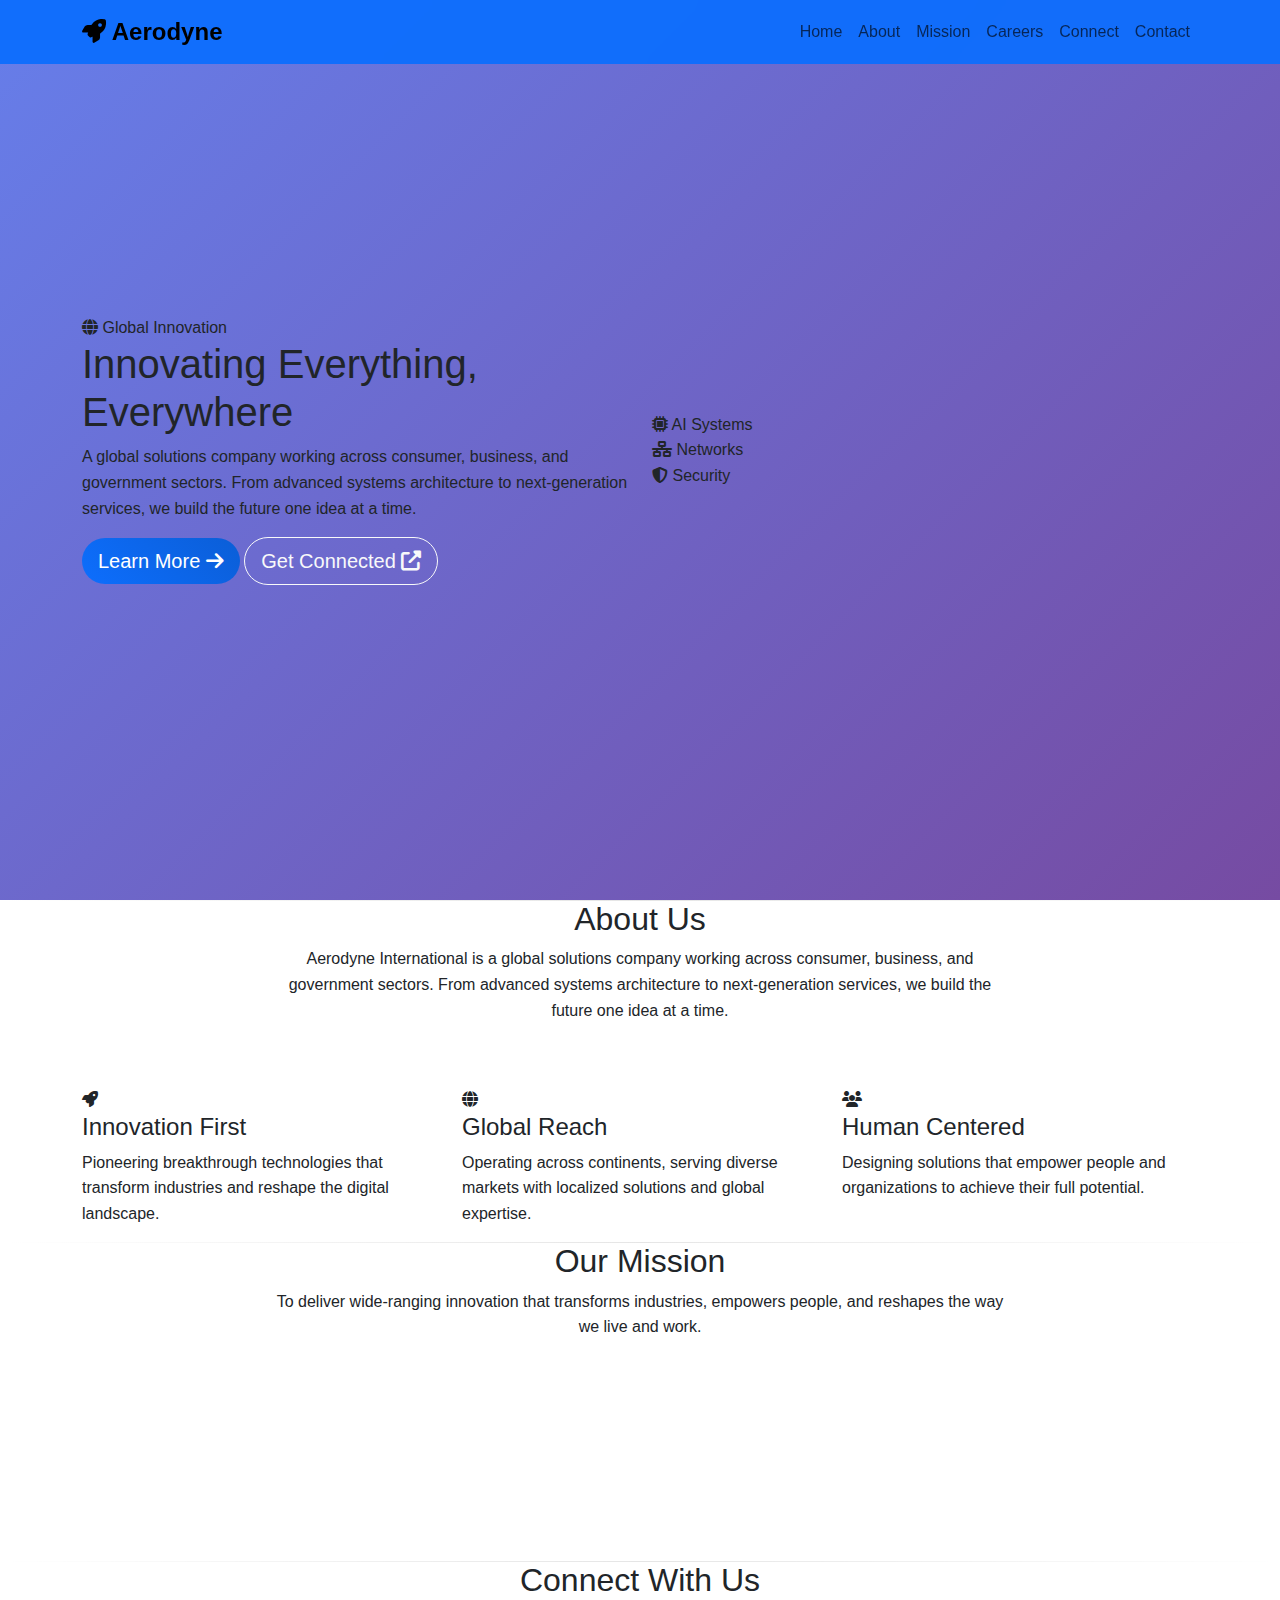
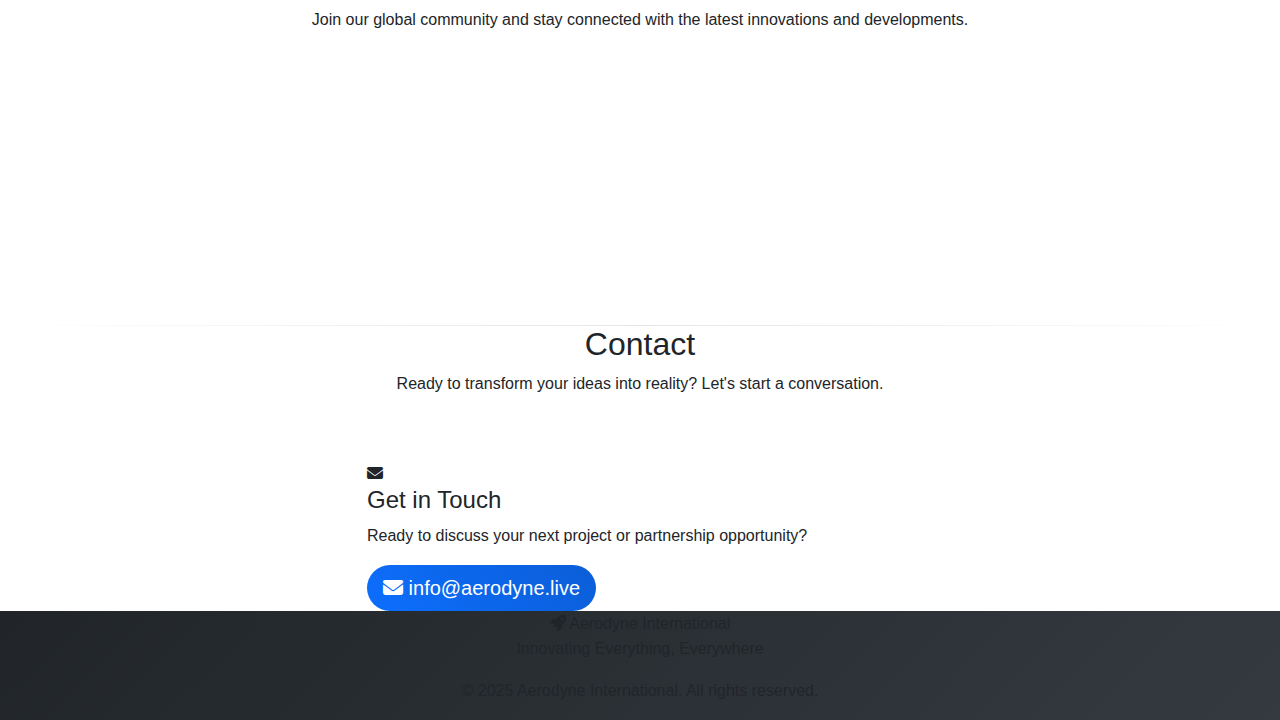
<file: index.html>
<!DOCTYPE html>
<html lang="en">
<head>
  <meta charset="UTF-8">
  <meta name="viewport" content="width=device-width, initial-scale=1">
  <title>Aerodyne International - Innovating Everything, Everywhere</title>
  <!-- Bootstrap CSS -->
  <link href="https://cdn.jsdelivr.net/npm/bootstrap@5.3.2/dist/css/bootstrap.min.css" rel="stylesheet">
  <!-- Font Awesome -->
  <link rel="stylesheet" href="https://cdnjs.cloudflare.com/ajax/libs/font-awesome/6.4.0/css/all.min.css">
  <!-- Google Fonts -->
  <link href="https://fonts.googleapis.com/css2?family=Inter:wght@300;400;500;600;700;800&display=swap" rel="stylesheet">
  <!-- Custom CSS -->
  <link rel="stylesheet" href="styles.css">
</head>
<body>
  <!-- Navigation -->
  <nav class="navbar navbar-expand-lg fixed-top">
    <div class="container">
      <a class="navbar-brand" href="#">
        <div class="brand-logo">
          <i class="fas fa-rocket"></i>
          <span>Aerodyne</span>
        </div>
      </a>
      <button class="navbar-toggler" type="button" data-bs-toggle="collapse" data-bs-target="#navbarNav">
        <span class="navbar-toggler-icon"></span>
      </button>
      <div class="collapse navbar-collapse" id="navbarNav">
        <ul class="navbar-nav ms-auto">
          <li class="nav-item">
            <a class="nav-link" href="#home">Home</a>
          </li>
          <li class="nav-item">
            <a class="nav-link" href="#about">About</a>
          </li>
          <li class="nav-item">
            <a class="nav-link" href="#mission">Mission</a>
          </li>
          <li class="nav-item">
            <a class="nav-link" href="careers.html">Careers</a>
          </li>
          <li class="nav-item">
            <a class="nav-link" href="#connect">Connect</a>
          </li>
          <li class="nav-item">
            <a class="nav-link" href="#contact">Contact</a>
          </li>
        </ul>
      </div>
    </div>
  </nav>

  <!-- Hero Section -->
  <section id="home" class="hero-section">
    <div class="hero-background">
      <div class="hero-particles"></div>
      <div class="hero-gradient"></div>
    </div>
    <div class="container">
      <div class="row align-items-center min-vh-100">
        <div class="col-lg-6">
          <div class="hero-content">
            <div class="hero-badge">
              <i class="fas fa-globe"></i>
              <span>Global Innovation</span>
            </div>
            <h1 class="hero-title">
              Innovating Everything, 
              <span class="gradient-text">Everywhere</span>
            </h1>
            <p class="hero-subtitle">
              A global solutions company working across consumer, business, and government sectors. 
              From advanced systems architecture to next-generation services, we build the future one idea at a time.
            </p>
            <div class="hero-buttons">
              <a href="#about" class="btn btn-primary btn-lg">
                <span>Learn More</span>
                <i class="fas fa-arrow-right"></i>
              </a>
              <a href="#connect" class="btn btn-outline-light btn-lg">
                <span>Get Connected</span>
                <i class="fas fa-external-link-alt"></i>
              </a>
            </div>
          </div>
        </div>
        <div class="col-lg-6">
          <div class="hero-visual">
            <div class="floating-elements">
              <div class="floating-card card-1">
                <i class="fas fa-microchip"></i>
                <span>AI Systems</span>
              </div>
              <div class="floating-card card-2">
                <i class="fas fa-network-wired"></i>
                <span>Networks</span>
              </div>
              <div class="floating-card card-3">
                <i class="fas fa-shield-alt"></i>
                <span>Security</span>
              </div>
            </div>
          </div>
        </div>
      </div>
    </div>
    <div class="scroll-indicator">
      <div class="scroll-arrow"></div>
    </div>
  </section>

  <!-- About Section -->
  <section id="about" class="about-section">
    <div class="container">
      <div class="row">
        <div class="col-lg-8 mx-auto text-center">
          <div class="section-header">
            <h2 class="section-title">About Us</h2>
            <div class="section-divider"></div>
            <p class="section-subtitle">
              Aerodyne International is a global solutions company working across consumer, business, and government sectors. 
              From advanced systems architecture to next-generation services, we build the future one idea at a time.
            </p>
          </div>
        </div>
      </div>
      <div class="row mt-5">
        <div class="col-lg-4">
          <div class="feature-card">
            <div class="feature-icon">
              <i class="fas fa-rocket"></i>
            </div>
            <h4>Innovation First</h4>
            <p>Pioneering breakthrough technologies that transform industries and reshape the digital landscape.</p>
          </div>
        </div>
        <div class="col-lg-4">
          <div class="feature-card">
            <div class="feature-icon">
              <i class="fas fa-globe"></i>
            </div>
            <h4>Global Reach</h4>
            <p>Operating across continents, serving diverse markets with localized solutions and global expertise.</p>
          </div>
        </div>
        <div class="col-lg-4">
          <div class="feature-card">
            <div class="feature-icon">
              <i class="fas fa-users"></i>
            </div>
            <h4>Human Centered</h4>
            <p>Designing solutions that empower people and organizations to achieve their full potential.</p>
          </div>
        </div>
      </div>
    </div>
  </section>

  <!-- Mission Section -->
  <section id="mission" class="mission-section">
    <div class="container">
      <div class="row">
        <div class="col-lg-8 mx-auto text-center">
          <div class="section-header">
            <h2 class="section-title">Our Mission</h2>
            <div class="section-divider"></div>
            <p class="section-subtitle">
              To deliver wide-ranging innovation that transforms industries, empowers people, and reshapes the way we live and work.
            </p>
          </div>
        </div>
      </div>
      <div class="row mt-5">
        <div class="col-md-4">
          <div class="mission-card">
            <div class="card-icon">
              <i class="fas fa-lightbulb"></i>
            </div>
            <h4>Innovation</h4>
            <p>Pushing boundaries and creating breakthrough solutions that redefine what's possible.</p>
            <div class="card-stats">
              <div class="stat">
                <span class="stat-number">100+</span>
                <span class="stat-label">Projects</span>
              </div>
            </div>
          </div>
        </div>
        <div class="col-md-4">
          <div class="mission-card">
            <div class="card-icon">
              <i class="fas fa-users"></i>
            </div>
            <h4>Empowerment</h4>
            <p>Enabling people and organizations to achieve their potential through transformative technology.</p>
            <div class="card-stats">
              <div class="stat">
                <span class="stat-number">50+</span>
                <span class="stat-label">Countries</span>
              </div>
            </div>
          </div>
        </div>
        <div class="col-md-4">
          <div class="mission-card">
            <div class="card-icon">
              <i class="fas fa-globe"></i>
            </div>
            <h4>Transformation</h4>
            <p>Reshaping industries and the way we live and work through cutting-edge solutions.</p>
            <div class="card-stats">
              <div class="stat">
                <span class="stat-number">24/7</span>
                <span class="stat-label">Support</span>
              </div>
            </div>
          </div>
        </div>
      </div>
    </div>
  </section>

  <!-- Connect Section -->
  <section id="connect" class="connect-section">
    <div class="container">
      <div class="row">
        <div class="col-lg-8 mx-auto text-center">
          <div class="section-header">
            <h2 class="section-title">Connect With Us</h2>
            <div class="section-divider"></div>
            <p class="section-subtitle">
              Join our global community and stay connected with the latest innovations and developments.
            </p>
          </div>
        </div>
      </div>
      <div class="row g-4 mt-5">
        <div class="col-md-6 col-lg-3">
          <div class="connect-card">
            <div class="card-header">
              <i class="fab fa-twitter"></i>
              <h5>X (Twitter)</h5>
            </div>
            <div class="card-body">
              <p>Follow us for real-time updates and insights</p>
              <a href="https://x.com/aerodyneint" target="_blank" class="btn btn-outline-primary">
                <i class="fab fa-twitter"></i>
                <span>@aerodyneint</span>
              </a>
            </div>
          </div>
        </div>
        <div class="col-md-6 col-lg-3">
          <div class="connect-card">
            <div class="card-header">
              <i class="fab fa-github"></i>
              <h5>GitHub</h5>
            </div>
            <div class="card-body">
              <p>Explore our open-source projects and contributions</p>
              <a href="https://github.com/aerodyneint" target="_blank" class="btn btn-outline-primary">
                <i class="fab fa-github"></i>
                <span>github.com/aerodyneint</span>
              </a>
            </div>
          </div>
        </div>
        <div class="col-md-6 col-lg-3">
          <div class="connect-card">
            <div class="card-header">
              <i class="fas fa-coins"></i>
              <h5>Pump.fun</h5>
            </div>
            <div class="card-body">
              <p>Discover our token and blockchain initiatives</p>
              <a href="https://pump.fun/coin/Ci7F8StvnrSAFqNQN5wQRNP3FoALaRD15WQiCz1dpump" target="_blank" class="btn btn-outline-primary">
                <i class="fas fa-external-link-alt"></i>
                <span>View Token</span>
              </a>
            </div>
          </div>
        </div>
        <div class="col-md-6 col-lg-3">
          <div class="connect-card">
            <div class="card-header">
              <i class="fas fa-wallet"></i>
              <h5>CA Address</h5>
            </div>
            <div class="card-body">
              <div class="ca-address-container">
                <span class="ca-address-display">Ci7F...pump</span>
                <button class="btn btn-sm btn-outline-primary copy-ca-btn" title="Copy full address">
                  <i class="fas fa-copy"></i>
                </button>
              </div>
              <small class="text-muted">Click to copy full address</small>
            </div>
          </div>
        </div>
      </div>
    </div>
  </section>

  <!-- Contact Section -->
  <section id="contact" class="contact-section">
    <div class="container">
      <div class="row">
        <div class="col-lg-8 mx-auto text-center">
          <div class="section-header">
            <h2 class="section-title">Contact</h2>
            <div class="section-divider"></div>
            <p class="section-subtitle">
              Ready to transform your ideas into reality? Let's start a conversation.
            </p>
          </div>
        </div>
      </div>
      <div class="row mt-5">
        <div class="col-lg-6 mx-auto">
          <div class="contact-card">
            <div class="contact-icon">
              <i class="fas fa-envelope"></i>
            </div>
            <h4>Get in Touch</h4>
            <p>Ready to discuss your next project or partnership opportunity?</p>
            <a href="mailto:info@aerodyne.live" class="btn btn-primary btn-lg">
              <i class="fas fa-envelope"></i>
              <span>info@aerodyne.live</span>
            </a>
          </div>
        </div>
      </div>
    </div>
  </section>

  <!-- Footer -->
  <footer class="footer">
    <div class="container">
      <div class="row">
        <div class="col-lg-8 mx-auto text-center">
          <div class="footer-brand">
            <div class="brand-logo">
              <i class="fas fa-rocket"></i>
              <span>Aerodyne International</span>
            </div>
            <p class="footer-tagline">Innovating Everything, Everywhere</p>
          </div>
          <div class="footer-copyright">
            <p>&copy; 2025 Aerodyne International. All rights reserved.</p>
          </div>
        </div>
      </div>
    </div>
  </footer>

  <!-- Bootstrap JS -->
  <script src="https://cdn.jsdelivr.net/npm/bootstrap@5.3.2/dist/js/bootstrap.bundle.min.js"></script>
  <!-- Custom JS -->
  <script src="script.js"></script>
  <!-- Google tag (gtag.js) -->
<script async src="https://www.googletagmanager.com/gtag/js?id=G-VT4N88W2F3"></script>
<script>
  window.dataLayer = window.dataLayer || [];
  function gtag(){dataLayer.push(arguments);}
  gtag('js', new Date());

  gtag('config', 'G-VT4N88W2F3');
</script>
</body>
</html>
</file>
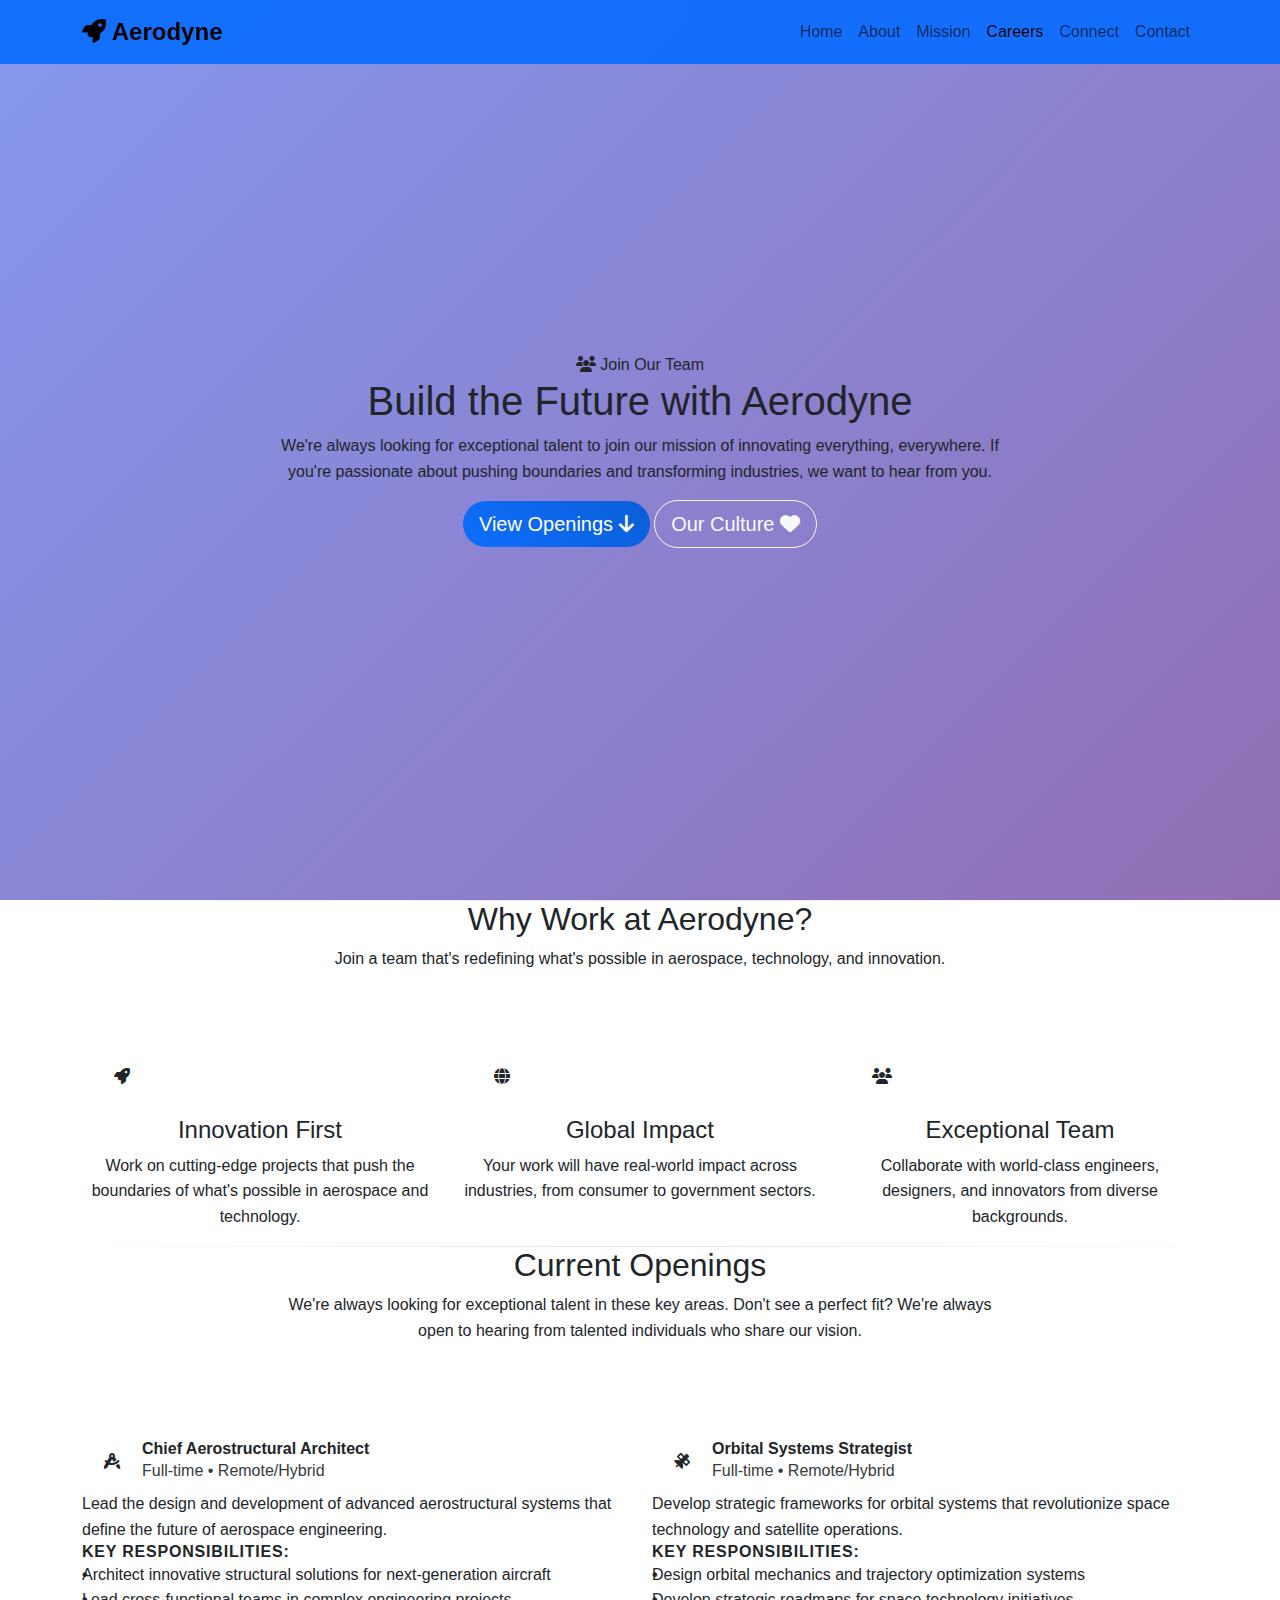
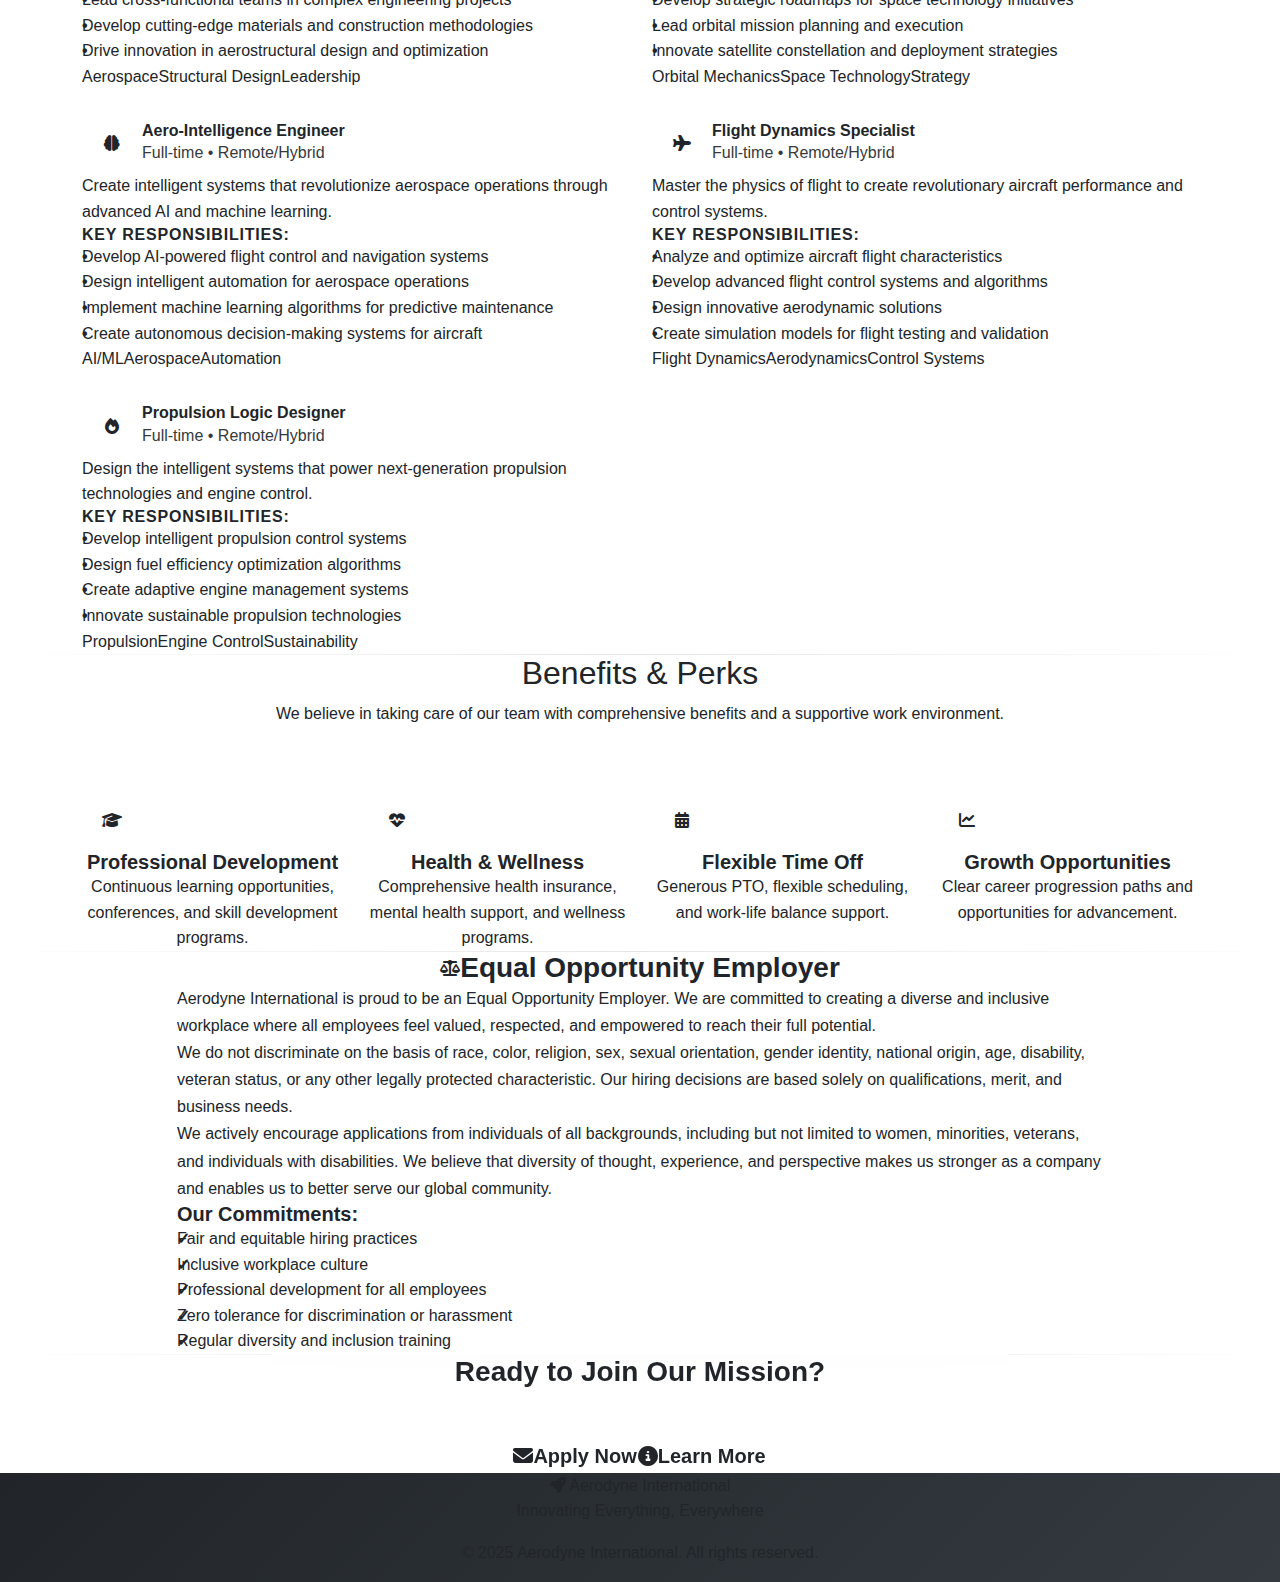
<file: careers.html>
<!DOCTYPE html>
<html lang="en">
<head>
  <meta charset="UTF-8">
  <meta name="viewport" content="width=device-width, initial-scale=1">
  <title>Careers at Aerodyne International - Join Our Mission</title>
  <!-- Bootstrap CSS -->
  <link href="https://cdn.jsdelivr.net/npm/bootstrap@5.3.2/dist/css/bootstrap.min.css" rel="stylesheet">
  <!-- Font Awesome -->
  <link rel="stylesheet" href="https://cdnjs.cloudflare.com/ajax/libs/font-awesome/6.4.0/css/all.min.css">
  <!-- Google Fonts -->
  <link href="https://fonts.googleapis.com/css2?family=Inter:wght@300;400;500;600;700;800&display=swap" rel="stylesheet">
  <!-- Custom CSS -->
  <link rel="stylesheet" href="styles.css">
  <link rel="stylesheet" href="careers.css">
</head>
<body>
  <!-- Navigation -->
  <nav class="navbar navbar-expand-lg fixed-top">
    <div class="container">
      <a class="navbar-brand" href="index.html">
        <div class="brand-logo">
          <i class="fas fa-rocket"></i>
          <span>Aerodyne</span>
        </div>
      </a>
      <button class="navbar-toggler" type="button" data-bs-toggle="collapse" data-bs-target="#navbarNav">
        <span class="navbar-toggler-icon"></span>
      </button>
      <div class="collapse navbar-collapse" id="navbarNav">
        <ul class="navbar-nav ms-auto">
          <li class="nav-item">
            <a class="nav-link" href="index.html">Home</a>
          </li>
          <li class="nav-item">
            <a class="nav-link" href="index.html#about">About</a>
          </li>
          <li class="nav-item">
            <a class="nav-link" href="index.html#mission">Mission</a>
          </li>
          <li class="nav-item">
            <a class="nav-link active" href="careers.html">Careers</a>
          </li>
          <li class="nav-item">
            <a class="nav-link" href="index.html#connect">Connect</a>
          </li>
          <li class="nav-item">
            <a class="nav-link" href="index.html#contact">Contact</a>
          </li>
        </ul>
      </div>
    </div>
  </nav>

  <!-- Hero Section -->
  <section class="careers-hero">
    <div class="hero-background">
      <div class="hero-particles"></div>
      <div class="hero-gradient"></div>
    </div>
    <div class="container">
      <div class="row align-items-center min-vh-100">
        <div class="col-lg-8 mx-auto text-center">
          <div class="hero-content">
            <div class="hero-badge">
              <i class="fas fa-users"></i>
              <span>Join Our Team</span>
            </div>
            <h1 class="hero-title">
              Build the Future with 
              <span class="gradient-text">Aerodyne</span>
            </h1>
            <p class="hero-subtitle">
              We're always looking for exceptional talent to join our mission of innovating everything, everywhere. 
              If you're passionate about pushing boundaries and transforming industries, we want to hear from you.
            </p>
            <div class="hero-buttons">
              <a href="#openings" class="btn btn-primary btn-lg">
                <span>View Openings</span>
                <i class="fas fa-arrow-down"></i>
              </a>
              <a href="#culture" class="btn btn-outline-light btn-lg">
                <span>Our Culture</span>
                <i class="fas fa-heart"></i>
              </a>
            </div>
          </div>
        </div>
      </div>
    </div>
  </section>

  <!-- Culture Section -->
  <section id="culture" class="culture-section">
    <div class="container">
      <div class="row">
        <div class="col-lg-8 mx-auto text-center">
          <div class="section-header">
            <h2 class="section-title">Why Work at Aerodyne?</h2>
            <div class="section-divider"></div>
            <p class="section-subtitle">
              Join a team that's redefining what's possible in aerospace, technology, and innovation.
            </p>
          </div>
        </div>
      </div>
      <div class="row mt-5">
        <div class="col-lg-4">
          <div class="culture-card">
            <div class="culture-icon">
              <i class="fas fa-rocket"></i>
            </div>
            <h4>Innovation First</h4>
            <p>Work on cutting-edge projects that push the boundaries of what's possible in aerospace and technology.</p>
          </div>
        </div>
        <div class="col-lg-4">
          <div class="culture-card">
            <div class="culture-icon">
              <i class="fas fa-globe"></i>
            </div>
            <h4>Global Impact</h4>
            <p>Your work will have real-world impact across industries, from consumer to government sectors.</p>
          </div>
        </div>
        <div class="col-lg-4">
          <div class="culture-card">
            <div class="culture-icon">
              <i class="fas fa-users"></i>
            </div>
            <h4>Exceptional Team</h4>
            <p>Collaborate with world-class engineers, designers, and innovators from diverse backgrounds.</p>
          </div>
        </div>
      </div>
    </div>
  </section>

  <!-- Openings Section -->
  <section id="openings" class="openings-section">
    <div class="container">
      <div class="row">
        <div class="col-lg-8 mx-auto text-center">
          <div class="section-header">
            <h2 class="section-title">Current Openings</h2>
            <div class="section-divider"></div>
            <p class="section-subtitle">
              We're always looking for exceptional talent in these key areas. Don't see a perfect fit? 
              We're always open to hearing from talented individuals who share our vision.
            </p>
          </div>
        </div>
      </div>
      <div class="row g-4 mt-5">
        <!-- Chief Aerostructural Architect -->
        <div class="col-lg-6">
          <div class="job-card">
            <div class="job-header">
              <div class="job-icon">
                <i class="fas fa-drafting-compass"></i>
              </div>
              <div class="job-title">
                <h4>Chief Aerostructural Architect</h4>
                <span class="job-type">Full-time • Remote/Hybrid</span>
              </div>
            </div>
            <div class="job-body">
              <p>Lead the design and development of advanced aerostructural systems that define the future of aerospace engineering.</p>
              <div class="job-requirements">
                <h6>Key Responsibilities:</h6>
                <ul>
                  <li>Architect innovative structural solutions for next-generation aircraft</li>
                  <li>Lead cross-functional teams in complex engineering projects</li>
                  <li>Develop cutting-edge materials and construction methodologies</li>
                  <li>Drive innovation in aerostructural design and optimization</li>
                </ul>
              </div>
              <div class="job-tags">
                <span class="tag">Aerospace</span>
                <span class="tag">Structural Design</span>
                <span class="tag">Leadership</span>
              </div>
            </div>
          </div>
        </div>

        <!-- Orbital Systems Strategist -->
        <div class="col-lg-6">
          <div class="job-card">
            <div class="job-header">
              <div class="job-icon">
                <i class="fas fa-satellite"></i>
              </div>
              <div class="job-title">
                <h4>Orbital Systems Strategist</h4>
                <span class="job-type">Full-time • Remote/Hybrid</span>
              </div>
            </div>
            <div class="job-body">
              <p>Develop strategic frameworks for orbital systems that revolutionize space technology and satellite operations.</p>
              <div class="job-requirements">
                <h6>Key Responsibilities:</h6>
                <ul>
                  <li>Design orbital mechanics and trajectory optimization systems</li>
                  <li>Develop strategic roadmaps for space technology initiatives</li>
                  <li>Lead orbital mission planning and execution</li>
                  <li>Innovate satellite constellation and deployment strategies</li>
                </ul>
              </div>
              <div class="job-tags">
                <span class="tag">Orbital Mechanics</span>
                <span class="tag">Space Technology</span>
                <span class="tag">Strategy</span>
              </div>
            </div>
          </div>
        </div>

        <!-- Aero-Intelligence Engineer -->
        <div class="col-lg-6">
          <div class="job-card">
            <div class="job-header">
              <div class="job-icon">
                <i class="fas fa-brain"></i>
              </div>
              <div class="job-title">
                <h4>Aero-Intelligence Engineer</h4>
                <span class="job-type">Full-time • Remote/Hybrid</span>
              </div>
            </div>
            <div class="job-body">
              <p>Create intelligent systems that revolutionize aerospace operations through advanced AI and machine learning.</p>
              <div class="job-requirements">
                <h6>Key Responsibilities:</h6>
                <ul>
                  <li>Develop AI-powered flight control and navigation systems</li>
                  <li>Design intelligent automation for aerospace operations</li>
                  <li>Implement machine learning algorithms for predictive maintenance</li>
                  <li>Create autonomous decision-making systems for aircraft</li>
                </ul>
              </div>
              <div class="job-tags">
                <span class="tag">AI/ML</span>
                <span class="tag">Aerospace</span>
                <span class="tag">Automation</span>
              </div>
            </div>
          </div>
        </div>

        <!-- Flight Dynamics Specialist -->
        <div class="col-lg-6">
          <div class="job-card">
            <div class="job-header">
              <div class="job-icon">
                <i class="fas fa-plane"></i>
              </div>
              <div class="job-title">
                <h4>Flight Dynamics Specialist</h4>
                <span class="job-type">Full-time • Remote/Hybrid</span>
              </div>
            </div>
            <div class="job-body">
              <p>Master the physics of flight to create revolutionary aircraft performance and control systems.</p>
              <div class="job-requirements">
                <h6>Key Responsibilities:</h6>
                <ul>
                  <li>Analyze and optimize aircraft flight characteristics</li>
                  <li>Develop advanced flight control systems and algorithms</li>
                  <li>Design innovative aerodynamic solutions</li>
                  <li>Create simulation models for flight testing and validation</li>
                </ul>
              </div>
              <div class="job-tags">
                <span class="tag">Flight Dynamics</span>
                <span class="tag">Aerodynamics</span>
                <span class="tag">Control Systems</span>
              </div>
            </div>
          </div>
        </div>

        <!-- Propulsion Logic Designer -->
        <div class="col-lg-6">
          <div class="job-card">
            <div class="job-header">
              <div class="job-icon">
                <i class="fas fa-fire"></i>
              </div>
              <div class="job-title">
                <h4>Propulsion Logic Designer</h4>
                <span class="job-type">Full-time • Remote/Hybrid</span>
              </div>
            </div>
            <div class="job-body">
              <p>Design the intelligent systems that power next-generation propulsion technologies and engine control.</p>
              <div class="job-requirements">
                <h6>Key Responsibilities:</h6>
                <ul>
                  <li>Develop intelligent propulsion control systems</li>
                  <li>Design fuel efficiency optimization algorithms</li>
                  <li>Create adaptive engine management systems</li>
                  <li>Innovate sustainable propulsion technologies</li>
                </ul>
              </div>
              <div class="job-tags">
                <span class="tag">Propulsion</span>
                <span class="tag">Engine Control</span>
                <span class="tag">Sustainability</span>
              </div>
            </div>
          </div>
        </div>
      </div>
    </div>
  </section>

  <!-- Benefits Section -->
  <section class="benefits-section">
    <div class="container">
      <div class="row">
        <div class="col-lg-8 mx-auto text-center">
          <div class="section-header">
            <h2 class="section-title">Benefits & Perks</h2>
            <div class="section-divider"></div>
            <p class="section-subtitle">
              We believe in taking care of our team with comprehensive benefits and a supportive work environment.
            </p>
          </div>
        </div>
      </div>
      <div class="row mt-5">
        <div class="col-lg-3 col-md-6">
          <div class="benefit-card">
            <div class="benefit-icon">
              <i class="fas fa-graduation-cap"></i>
            </div>
            <h5>Professional Development</h5>
            <p>Continuous learning opportunities, conferences, and skill development programs.</p>
          </div>
        </div>
        <div class="col-lg-3 col-md-6">
          <div class="benefit-card">
            <div class="benefit-icon">
              <i class="fas fa-heartbeat"></i>
            </div>
            <h5>Health & Wellness</h5>
            <p>Comprehensive health insurance, mental health support, and wellness programs.</p>
          </div>
        </div>
        <div class="col-lg-3 col-md-6">
          <div class="benefit-card">
            <div class="benefit-icon">
              <i class="fas fa-calendar-alt"></i>
            </div>
            <h5>Flexible Time Off</h5>
            <p>Generous PTO, flexible scheduling, and work-life balance support.</p>
          </div>
        </div>
        <div class="col-lg-3 col-md-6">
          <div class="benefit-card">
            <div class="benefit-icon">
              <i class="fas fa-chart-line"></i>
            </div>
            <h5>Growth Opportunities</h5>
            <p>Clear career progression paths and opportunities for advancement.</p>
          </div>
        </div>
      </div>
    </div>
  </section>

  <!-- Equal Opportunity Section -->
  <section class="eoe-section">
    <div class="container">
      <div class="row">
        <div class="col-lg-10 mx-auto">
          <div class="eoe-card">
            <div class="eoe-header">
              <i class="fas fa-balance-scale"></i>
              <h3>Equal Opportunity Employer</h3>
            </div>
            <div class="eoe-content">
              <p>
                Aerodyne International is proud to be an Equal Opportunity Employer. We are committed to creating a diverse and inclusive workplace where all employees feel valued, respected, and empowered to reach their full potential.
              </p>
              <p>
                We do not discriminate on the basis of race, color, religion, sex, sexual orientation, gender identity, national origin, age, disability, veteran status, or any other legally protected characteristic. Our hiring decisions are based solely on qualifications, merit, and business needs.
              </p>
              <p>
                We actively encourage applications from individuals of all backgrounds, including but not limited to women, minorities, veterans, and individuals with disabilities. We believe that diversity of thought, experience, and perspective makes us stronger as a company and enables us to better serve our global community.
              </p>
              <div class="eoe-commitments">
                <h5>Our Commitments:</h5>
                <ul>
                  <li>Fair and equitable hiring practices</li>
                  <li>Inclusive workplace culture</li>
                  <li>Professional development for all employees</li>
                  <li>Zero tolerance for discrimination or harassment</li>
                  <li>Regular diversity and inclusion training</li>
                </ul>
              </div>
            </div>
          </div>
        </div>
      </div>
    </div>
  </section>

  <!-- Apply Section -->
  <section class="apply-section">
    <div class="container">
      <div class="row">
        <div class="col-lg-8 mx-auto text-center">
          <div class="apply-card">
            <h3>Ready to Join Our Mission?</h3>
            <p>
              If you're passionate about innovation and ready to make a difference, we'd love to hear from you. 
              Send your resume and a cover letter explaining why you'd be a great fit for our team.
            </p>
            <div class="apply-buttons">
              <a href="mailto:info@aerodyne.live" class="btn btn-primary btn-lg">
                <i class="fas fa-envelope"></i>
                <span>Apply Now</span>
              </a>
              <a href="index.html#contact" class="btn btn-outline-primary btn-lg">
                <i class="fas fa-info-circle"></i>
                <span>Learn More</span>
              </a>
            </div>
          </div>
        </div>
      </div>
    </div>
  </section>

  <!-- Footer -->
  <footer class="footer">
    <div class="container">
      <div class="row">
        <div class="col-lg-8 mx-auto text-center">
          <div class="footer-brand">
            <div class="brand-logo">
              <i class="fas fa-rocket"></i>
              <span>Aerodyne International</span>
            </div>
            <p class="footer-tagline">Innovating Everything, Everywhere</p>
          </div>
          <div class="footer-copyright">
            <p>&copy; 2025 Aerodyne International. All rights reserved.</p>
          </div>
        </div>
      </div>
    </div>
  </footer>

  <!-- Bootstrap JS -->
  <script src="https://cdn.jsdelivr.net/npm/bootstrap@5.3.2/dist/js/bootstrap.bundle.min.js"></script>
  <!-- Custom JS -->
  <script src="script.js"></script>
<!-- Google tag (gtag.js) -->
<script async src="https://www.googletagmanager.com/gtag/js?id=G-VT4N88W2F3"></script>
<script>
  window.dataLayer = window.dataLayer || [];
  function gtag(){dataLayer.push(arguments);}
  gtag('js', new Date());

  gtag('config', 'G-VT4N88W2F3');
</script>  
</body>
</html>
</file>
<file: styles.css>
/* Custom CSS for Aerodyne International */

/* Global Styles */
:root {
  --primary-color: #0d6efd;
  --secondary-color: #6c757d;
  --accent-color: #17a2b8;
  --dark-color: #212529;
  --light-color: #f8f9fa;
}

body {
  font-family: 'Segoe UI', Tahoma, Geneva, Verdana, sans-serif;
  line-height: 1.6;
}

/* Hero Section */
.hero-section {
  background: linear-gradient(135deg, #667eea 0%, #764ba2 100%);
  min-height: 100vh;
  display: flex;
  align-items: center;
  position: relative;
  overflow: hidden;
}

.hero-section::before {
  content: '';
  position: absolute;
  top: 0;
  left: 0;
  right: 0;
  bottom: 0;
  background: url('data:image/svg+xml,<svg xmlns="http://www.w3.org/2000/svg" viewBox="0 0 100 100"><defs><pattern id="grain" width="100" height="100" patternUnits="userSpaceOnUse"><circle cx="50" cy="50" r="1" fill="rgba(255,255,255,0.1)"/></pattern></defs><rect width="100" height="100" fill="url(%23grain)"/></svg>');
  opacity: 0.3;
}

.hero-icon {
  font-size: 8rem;
  color: rgba(255, 255, 255, 0.2);
  animation: float 6s ease-in-out infinite;
}

@keyframes float {
  0%, 100% { transform: translateY(0px); }
  50% { transform: translateY(-20px); }
}

/* Navigation */
.navbar {
  backdrop-filter: blur(10px);
  background-color: rgba(13, 110, 253, 0.95) !important;
  transition: all 0.3s ease;
}

.navbar-brand {
  font-size: 1.5rem;
  font-weight: 700;
}

.nav-link {
  font-weight: 500;
  transition: color 0.3s ease;
}

.nav-link:hover {
  color: rgba(255, 255, 255, 0.8) !important;
}

/* Mission Cards */
.mission-card {
  background: white;
  border-radius: 15px;
  box-shadow: 0 5px 15px rgba(0, 0, 0, 0.1);
  transition: all 0.3s ease;
  border: 1px solid rgba(0, 0, 0, 0.05);
}

.mission-card:hover {
  transform: translateY(-5px);
  box-shadow: 0 10px 25px rgba(0, 0, 0, 0.15);
}

/* Connect Cards */
.connect-card {
  background: white;
  border-radius: 15px;
  box-shadow: 0 5px 15px rgba(0, 0, 0, 0.1);
  transition: all 0.3s ease;
  border: 1px solid rgba(0, 0, 0, 0.05);
}

.connect-card:hover {
  transform: translateY(-3px);
  box-shadow: 0 8px 20px rgba(0, 0, 0, 0.15);
}

/* Contact Section */
.contact-info {
  background: white;
  border-radius: 15px;
  padding: 2rem;
  box-shadow: 0 5px 15px rgba(0, 0, 0, 0.1);
}

/* Buttons */
.btn {
  border-radius: 25px;
  font-weight: 500;
  transition: all 0.3s ease;
}

.btn-primary {
  background: linear-gradient(45deg, #0d6efd, #0b5ed7);
  border: none;
}

.btn-primary:hover {
  background: linear-gradient(45deg, #0b5ed7, #0a58ca);
  transform: translateY(-2px);
  box-shadow: 0 5px 15px rgba(13, 110, 253, 0.3);
}

.btn-outline-primary {
  border-color: #0d6efd;
  color: #0d6efd;
}

.btn-outline-primary:hover {
  background: #0d6efd;
  border-color: #0d6efd;
  transform: translateY(-2px);
}

.btn-outline-light:hover {
  transform: translateY(-2px);
}

/* Sections */
section {
  position: relative;
}

section::before {
  content: '';
  position: absolute;
  top: 0;
  left: 0;
  right: 0;
  height: 1px;
  background: linear-gradient(90deg, transparent, rgba(0, 0, 0, 0.1), transparent);
}

/* Typography */
.display-4, .display-5 {
  font-weight: 700;
  letter-spacing: -0.02em;
}

.lead {
  font-size: 1.1rem;
  font-weight: 400;
}

/* Responsive Design */
@media (max-width: 768px) {
  .hero-icon {
    font-size: 4rem;
    margin-top: 2rem;
  }
  
  .display-4 {
    font-size: 2.5rem;
  }
  
  .display-5 {
    font-size: 2rem;
  }
  
  .mission-card, .connect-card {
    margin-bottom: 1rem;
  }
}

/* Smooth Scrolling */
html {
  scroll-behavior: smooth;
}

/* Loading Animation */
.fade-in {
  opacity: 0;
  transform: translateY(30px);
  transition: all 0.6s ease;
}

.fade-in.visible {
  opacity: 1;
  transform: translateY(0);
}

/* Scroll Progress Bar */
.scroll-progress {
  position: fixed;
  top: 0;
  left: 0;
  width: 0%;
  height: 3px;
  background: linear-gradient(90deg, #0d6efd, #17a2b8);
  z-index: 9999;
  transition: width 0.3s ease;
}

/* Footer */
footer {
  background: linear-gradient(135deg, #212529 0%, #343a40 100%) !important;
}

/* Custom Scrollbar */
::-webkit-scrollbar {
  width: 8px;
}

::-webkit-scrollbar-track {
  background: #f1f1f1;
}

::-webkit-scrollbar-thumb {
  background: #0d6efd;
  border-radius: 4px;
}

::-webkit-scrollbar-thumb:hover {
  background: #0b5ed7;
}
</file>
<file: careers.css>
/* Careers Page Specific Styles */

/* ===== CAREERS HERO ===== */
.careers-hero {
  position: relative;
  min-height: 100vh;
  display: flex;
  align-items: center;
  background: var(--gradient-hero);
  overflow: hidden;
}

.careers-hero .hero-background {
  position: absolute;
  top: 0;
  left: 0;
  right: 0;
  bottom: 0;
  z-index: 1;
}

.careers-hero .hero-particles {
  position: absolute;
  top: 0;
  left: 0;
  right: 0;
  bottom: 0;
  background-image: 
    radial-gradient(circle at 20% 80%, rgba(255, 255, 255, 0.1) 0%, transparent 50%),
    radial-gradient(circle at 80% 20%, rgba(255, 255, 255, 0.1) 0%, transparent 50%),
    radial-gradient(circle at 40% 40%, rgba(255, 255, 255, 0.05) 0%, transparent 50%);
  animation: float 20s ease-in-out infinite;
}

.careers-hero .hero-gradient {
  position: absolute;
  top: 0;
  left: 0;
  right: 0;
  bottom: 0;
  background: linear-gradient(135deg, rgba(102, 126, 234, 0.8) 0%, rgba(118, 75, 162, 0.8) 100%);
}

.careers-hero .hero-content {
  position: relative;
  z-index: 2;
  color: var(--white);
}

/* ===== CULTURE SECTION ===== */
.culture-section {
  padding: var(--spacing-3xl) 0;
  background: var(--gray-50);
}

.culture-card {
  text-align: center;
  padding: var(--spacing-xl);
  background: var(--white);
  border-radius: var(--radius-xl);
  box-shadow: var(--shadow-md);
  transition: all var(--transition-normal);
  height: 100%;
}

.culture-card:hover {
  transform: translateY(-5px);
  box-shadow: var(--shadow-xl);
}

.culture-icon {
  width: 80px;
  height: 80px;
  background: var(--gradient-primary);
  border-radius: var(--radius-full);
  display: flex;
  align-items: center;
  justify-content: center;
  margin: 0 auto var(--spacing-lg);
  color: var(--white);
  font-size: var(--font-size-2xl);
}

/* ===== OPENINGS SECTION ===== */
.openings-section {
  padding: var(--spacing-3xl) 0;
  background: var(--white);
}

.job-card {
  background: var(--white);
  border-radius: var(--radius-xl);
  box-shadow: var(--shadow-lg);
  transition: all var(--transition-normal);
  height: 100%;
  overflow: hidden;
  border: 1px solid var(--gray-200);
}

.job-card:hover {
  transform: translateY(-5px);
  box-shadow: var(--shadow-2xl);
  border-color: var(--primary);
}

.job-header {
  background: var(--gradient-primary);
  color: var(--white);
  padding: var(--spacing-lg);
  display: flex;
  align-items: center;
  gap: var(--spacing-md);
}

.job-icon {
  width: 60px;
  height: 60px;
  background: rgba(255, 255, 255, 0.2);
  border-radius: var(--radius-lg);
  display: flex;
  align-items: center;
  justify-content: center;
  color: var(--white);
  font-size: var(--font-size-xl);
  flex-shrink: 0;
}

.job-title h4 {
  margin: 0;
  font-weight: 700;
  font-size: var(--font-size-lg);
}

.job-type {
  font-size: var(--font-size-sm);
  opacity: 0.9;
  font-weight: 500;
}

.job-body {
  padding: var(--spacing-lg);
}

.job-body p {
  color: var(--gray-600);
  margin-bottom: var(--spacing-lg);
  font-size: var(--font-size-base);
}

.job-requirements {
  margin-bottom: var(--spacing-lg);
}

.job-requirements h6 {
  color: var(--gray-800);
  font-weight: 600;
  margin-bottom: var(--spacing-sm);
  font-size: var(--font-size-sm);
  text-transform: uppercase;
  letter-spacing: 0.05em;
}

.job-requirements ul {
  list-style: none;
  padding: 0;
  margin: 0;
}

.job-requirements li {
  color: var(--gray-600);
  font-size: var(--font-size-sm);
  margin-bottom: var(--spacing-xs);
  padding-left: var(--spacing-md);
  position: relative;
}

.job-requirements li::before {
  content: '•';
  color: var(--primary);
  font-weight: bold;
  position: absolute;
  left: 0;
}

.job-tags {
  display: flex;
  flex-wrap: wrap;
  gap: var(--spacing-xs);
}

.tag {
  background: var(--gray-100);
  color: var(--gray-700);
  padding: var(--spacing-xs) var(--spacing-sm);
  border-radius: var(--radius-full);
  font-size: var(--font-size-xs);
  font-weight: 500;
  border: 1px solid var(--gray-200);
}

/* ===== BENEFITS SECTION ===== */
.benefits-section {
  padding: var(--spacing-3xl) 0;
  background: var(--gray-50);
}

.benefit-card {
  text-align: center;
  padding: var(--spacing-lg);
  background: var(--white);
  border-radius: var(--radius-lg);
  box-shadow: var(--shadow-md);
  transition: all var(--transition-normal);
  height: 100%;
}

.benefit-card:hover {
  transform: translateY(-3px);
  box-shadow: var(--shadow-lg);
}

.benefit-icon {
  width: 60px;
  height: 60px;
  background: var(--gradient-secondary);
  border-radius: var(--radius-full);
  display: flex;
  align-items: center;
  justify-content: center;
  margin: 0 auto var(--spacing-md);
  color: var(--white);
  font-size: var(--font-size-xl);
}

.benefit-card h5 {
  color: var(--gray-800);
  font-weight: 600;
  margin-bottom: var(--spacing-sm);
}

.benefit-card p {
  color: var(--gray-600);
  font-size: var(--font-size-sm);
  margin: 0;
}

/* ===== EQUAL OPPORTUNITY SECTION ===== */
.eoe-section {
  padding: var(--spacing-3xl) 0;
  background: var(--white);
}

.eoe-card {
  background: var(--white);
  border-radius: var(--radius-xl);
  box-shadow: var(--shadow-xl);
  overflow: hidden;
  border: 2px solid var(--gray-200);
}

.eoe-header {
  background: var(--gradient-dark);
  color: var(--white);
  padding: var(--spacing-xl);
  text-align: center;
  display: flex;
  align-items: center;
  justify-content: center;
  gap: var(--spacing-md);
}

.eoe-header i {
  font-size: var(--font-size-2xl);
}

.eoe-header h3 {
  margin: 0;
  font-weight: 700;
}

.eoe-content {
  padding: var(--spacing-xl);
}

.eoe-content p {
  color: var(--gray-700);
  line-height: 1.7;
  margin-bottom: var(--spacing-lg);
  font-size: var(--font-size-base);
}

.eoe-commitments {
  margin-top: var(--spacing-xl);
  padding-top: var(--spacing-lg);
  border-top: 1px solid var(--gray-200);
}

.eoe-commitments h5 {
  color: var(--gray-800);
  font-weight: 600;
  margin-bottom: var(--spacing-md);
}

.eoe-commitments ul {
  list-style: none;
  padding: 0;
  margin: 0;
}

.eoe-commitments li {
  color: var(--gray-600);
  font-size: var(--font-size-base);
  margin-bottom: var(--spacing-sm);
  padding-left: var(--spacing-lg);
  position: relative;
}

.eoe-commitments li::before {
  content: '✓';
  color: var(--success);
  font-weight: bold;
  position: absolute;
  left: 0;
}

/* ===== APPLY SECTION ===== */
.apply-section {
  padding: var(--spacing-3xl) 0;
  background: var(--gradient-primary);
  color: var(--white);
}

.apply-card {
  background: rgba(255, 255, 255, 0.1);
  backdrop-filter: blur(10px);
  border-radius: var(--radius-xl);
  padding: var(--spacing-2xl);
  border: 1px solid rgba(255, 255, 255, 0.2);
}

.apply-card h3 {
  color: var(--white);
  font-weight: 700;
  margin-bottom: var(--spacing-lg);
}

.apply-card p {
  color: rgba(255, 255, 255, 0.9);
  font-size: var(--font-size-lg);
  margin-bottom: var(--spacing-xl);
}

.apply-buttons {
  display: flex;
  gap: var(--spacing-md);
  justify-content: center;
  flex-wrap: wrap;
}

.apply-buttons .btn {
  display: inline-flex;
  align-items: center;
  gap: var(--spacing-sm);
  padding: var(--spacing-md) var(--spacing-xl);
  border-radius: var(--radius-full);
  font-weight: 600;
  transition: all var(--transition-normal);
  text-decoration: none;
}

.apply-buttons .btn-primary {
  background: var(--white);
  color: var(--primary);
  border: none;
}

.apply-buttons .btn-primary:hover {
  background: var(--gray-100);
  transform: translateY(-2px);
  box-shadow: var(--shadow-lg);
  color: var(--primary);
}

.apply-buttons .btn-outline-primary {
  border-color: rgba(255, 255, 255, 0.3);
  color: var(--white);
}

.apply-buttons .btn-outline-primary:hover {
  background: rgba(255, 255, 255, 0.1);
  border-color: rgba(255, 255, 255, 0.5);
  color: var(--white);
}

/* ===== RESPONSIVE DESIGN ===== */
@media (max-width: 768px) {
  .job-header {
    flex-direction: column;
    text-align: center;
    gap: var(--spacing-sm);
  }
  
  .job-icon {
    margin-bottom: var(--spacing-sm);
  }
  
  .apply-buttons {
    flex-direction: column;
    align-items: center;
  }
  
  .apply-buttons .btn {
    width: 100%;
    max-width: 300px;
    justify-content: center;
  }
  
  .eoe-header {
    flex-direction: column;
    gap: var(--spacing-sm);
  }
}

@media (max-width: 576px) {
  .job-card {
    margin-bottom: var(--spacing-lg);
  }
  
  .benefit-card {
    margin-bottom: var(--spacing-lg);
  }
  
  .eoe-content {
    padding: var(--spacing-lg);
  }
  
  .apply-card {
    padding: var(--spacing-lg);
  }
}

/* ===== ANIMATIONS ===== */
@keyframes slideInUp {
  from {
    opacity: 0;
    transform: translateY(30px);
  }
  to {
    opacity: 1;
    transform: translateY(0);
  }
}

.job-card,
.culture-card,
.benefit-card {
  animation: slideInUp 0.6s ease-out;
}

.job-card:nth-child(1) { animation-delay: 0.1s; }
.job-card:nth-child(2) { animation-delay: 0.2s; }
.job-card:nth-child(3) { animation-delay: 0.3s; }
.job-card:nth-child(4) { animation-delay: 0.4s; }
.job-card:nth-child(5) { animation-delay: 0.5s; }

.culture-card:nth-child(1) { animation-delay: 0.1s; }
.culture-card:nth-child(2) { animation-delay: 0.2s; }
.culture-card:nth-child(3) { animation-delay: 0.3s; }

.benefit-card:nth-child(1) { animation-delay: 0.1s; }
.benefit-card:nth-child(2) { animation-delay: 0.2s; }
.benefit-card:nth-child(3) { animation-delay: 0.3s; }
.benefit-card:nth-child(4) { animation-delay: 0.4s; }
</file>
